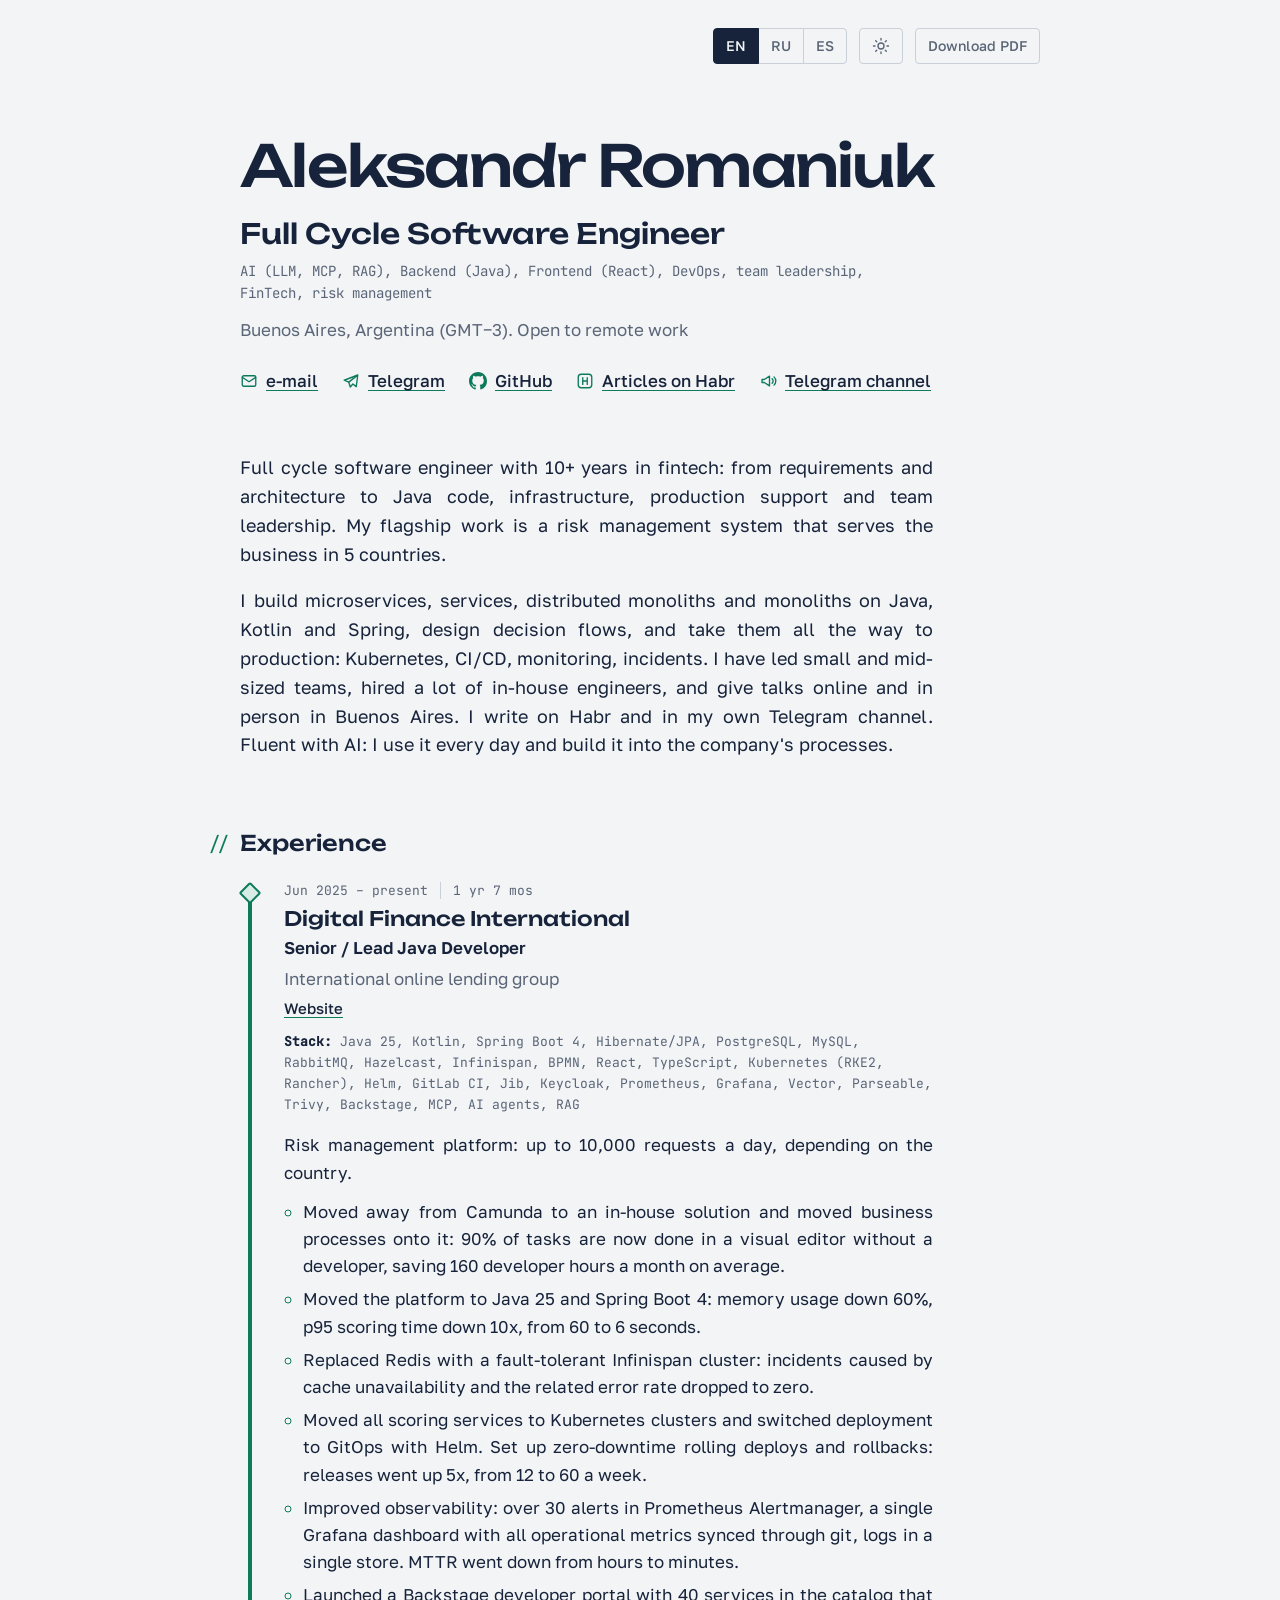
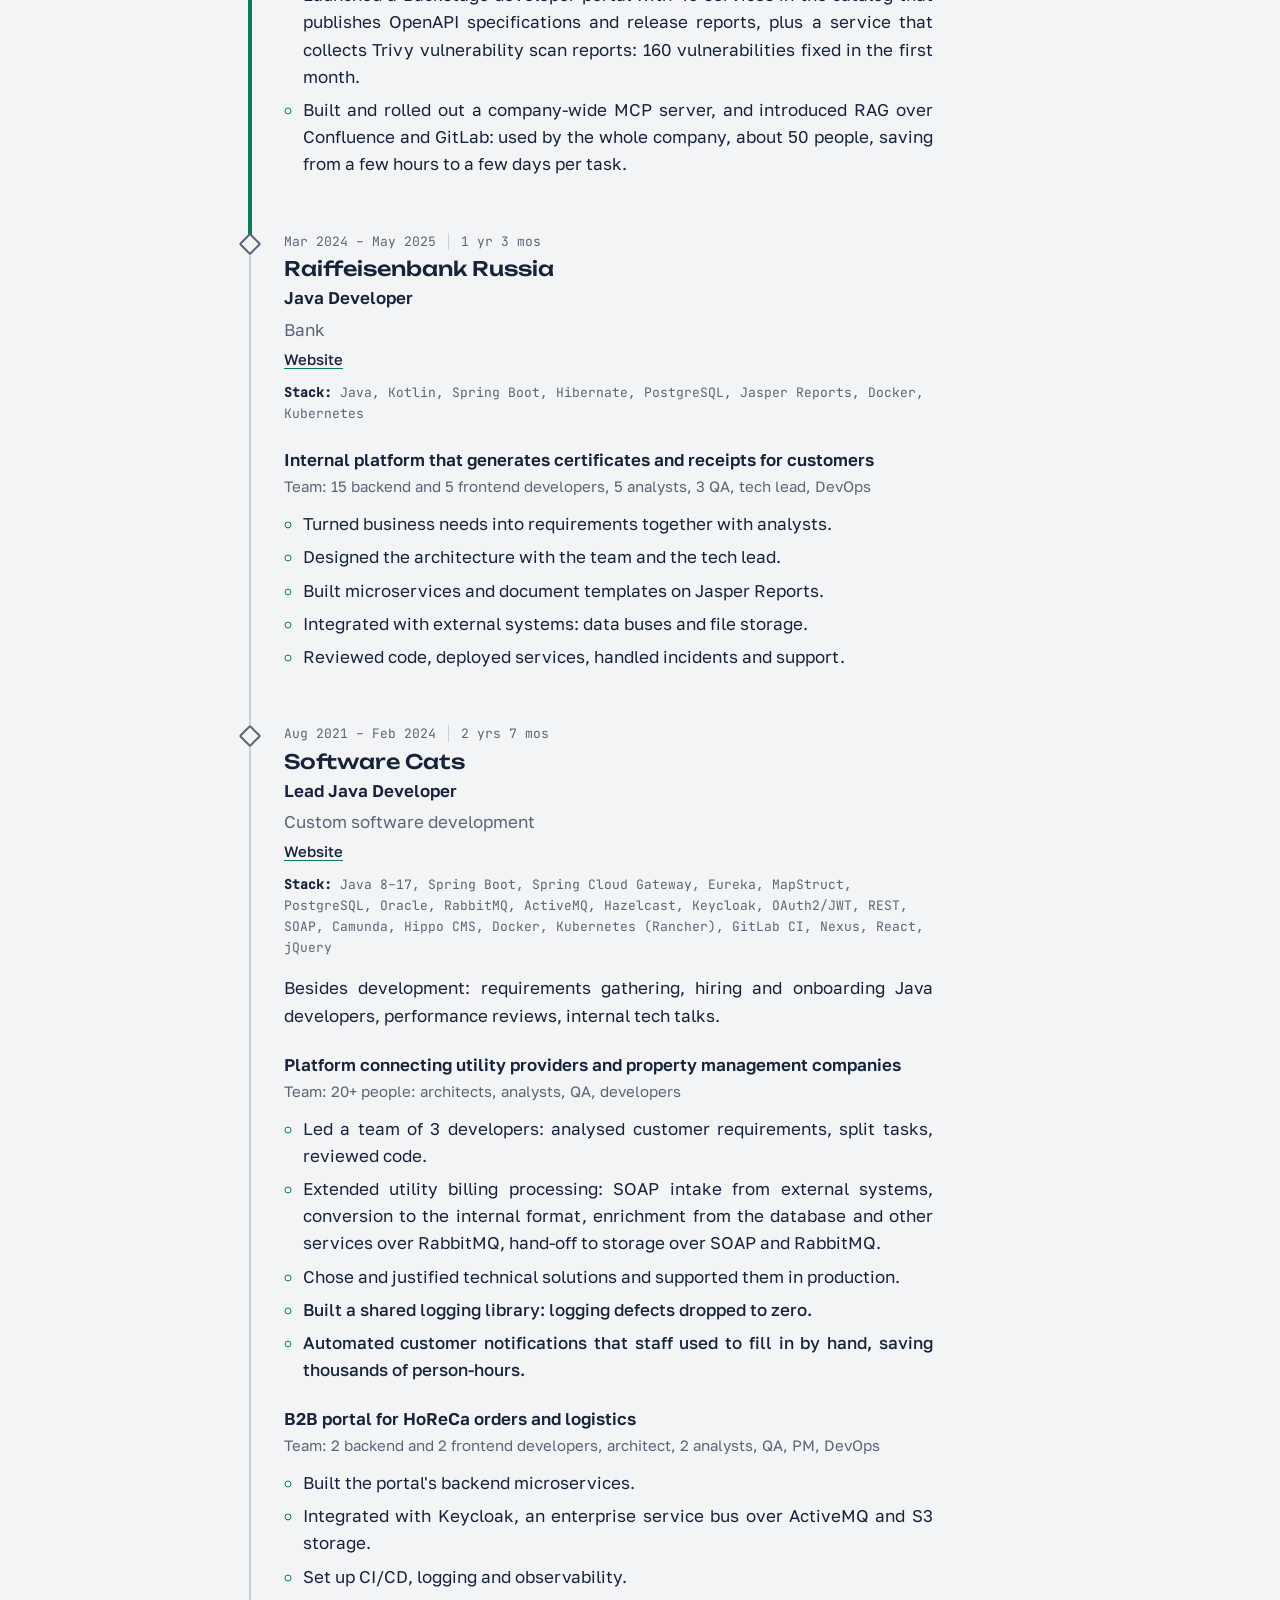
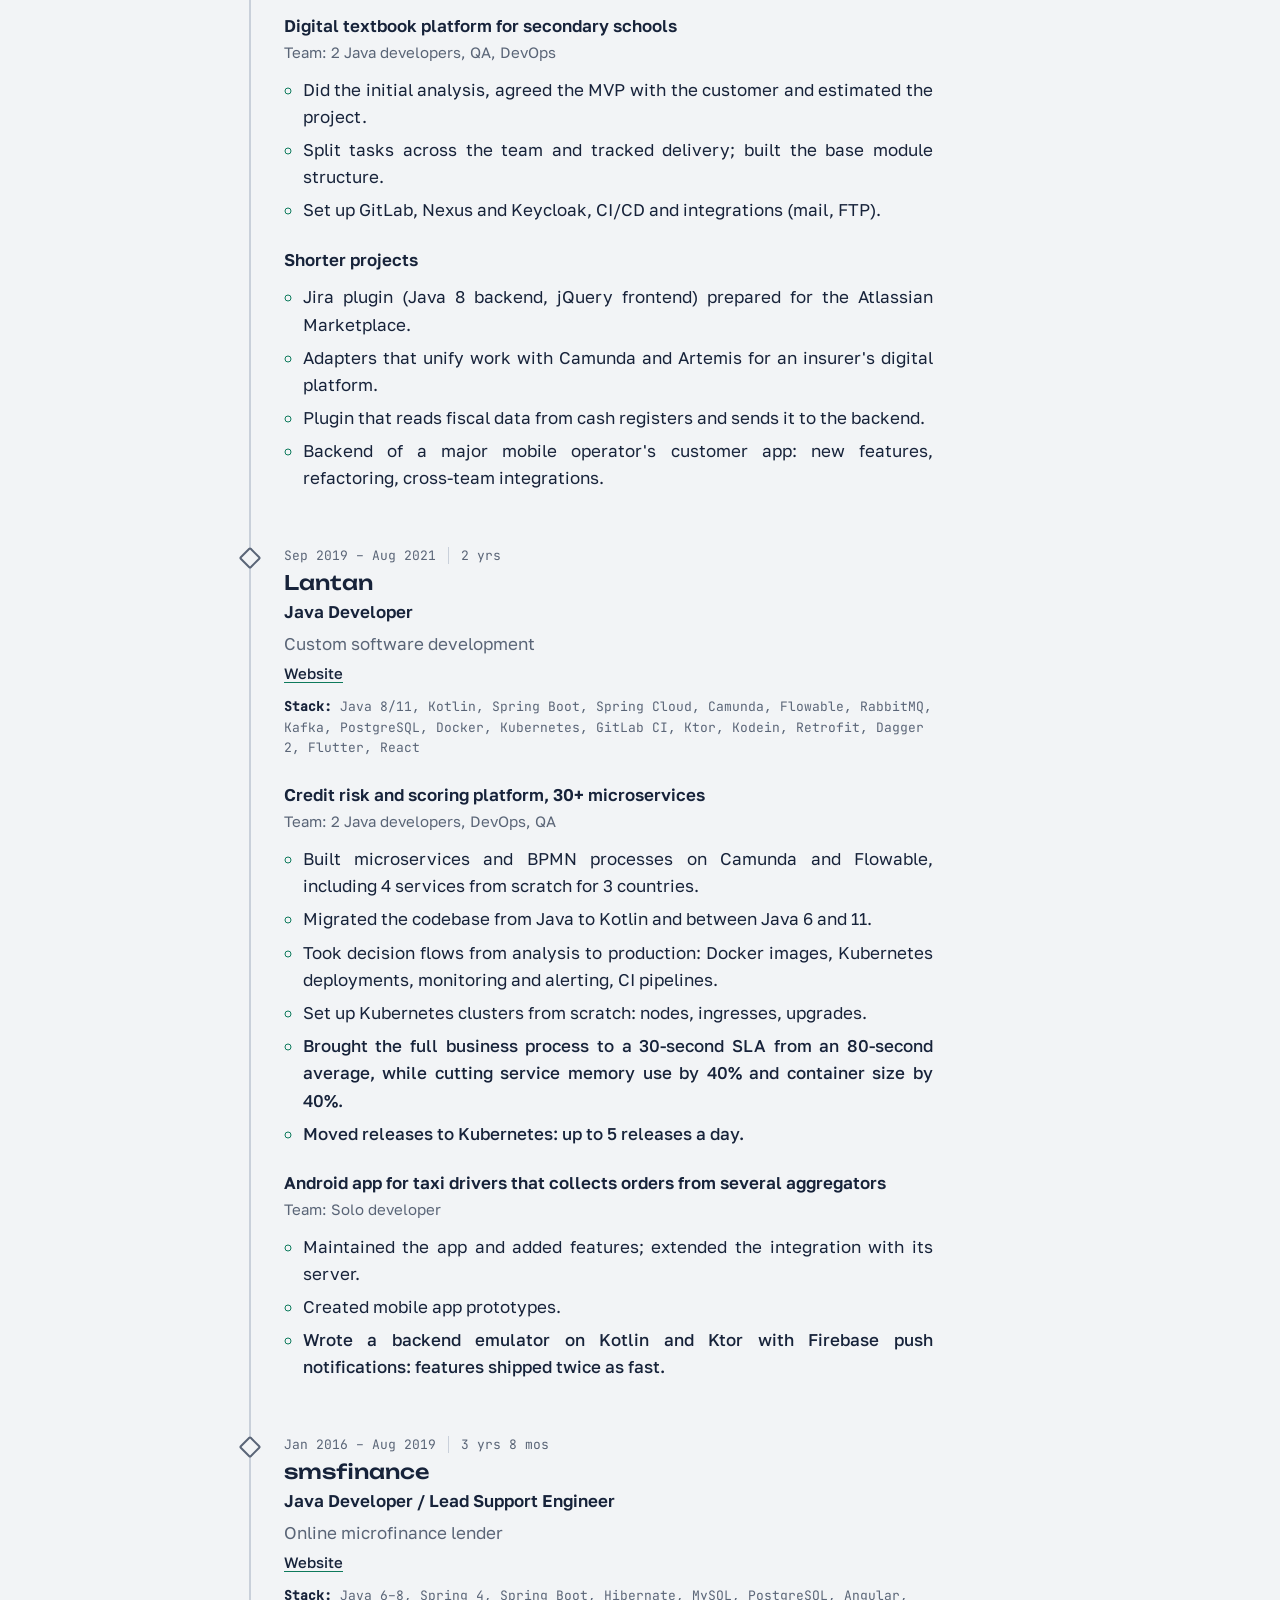
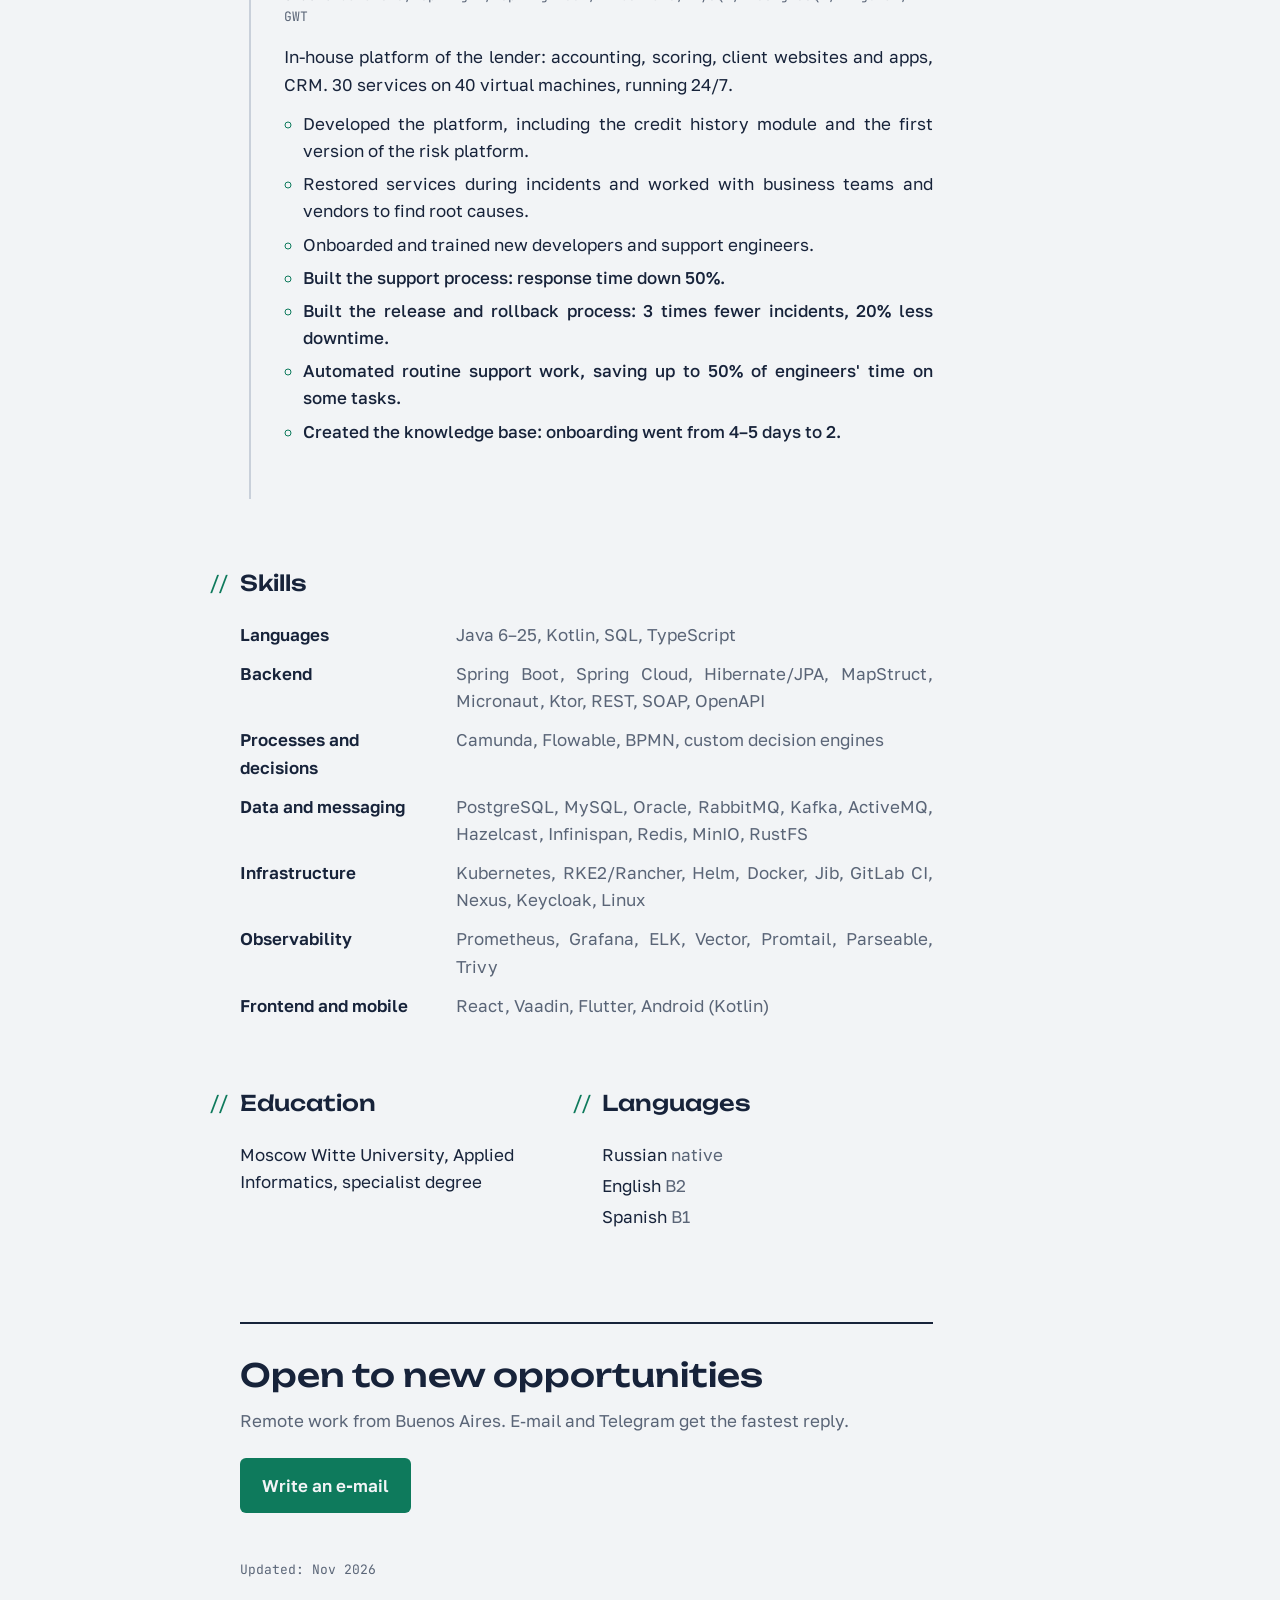
<file: index.html>
<!doctype html>
<html lang="en">
<head>
  <meta charset="utf-8">
  <meta name="viewport" content="width=device-width, initial-scale=1">
  <title>Aleksandr Romaniuk, Full Cycle Software Engineer</title>
  <meta name="description" content="Full cycle software engineer, 10+ years in fintech: Java backend, DevOps, credit risk and scoring platforms.">
  <link rel="canonical" href="https://petrovvich.github.io/">
  <link rel="alternate" hreflang="en" href="https://petrovvich.github.io/?lang=en">
  <link rel="alternate" hreflang="ru" href="https://petrovvich.github.io/?lang=ru">
  <link rel="alternate" hreflang="es" href="https://petrovvich.github.io/?lang=es">
  <link rel="alternate" hreflang="x-default" href="https://petrovvich.github.io/">

  <meta property="og:type" content="profile">
  <meta property="og:url" content="https://petrovvich.github.io/">
  <meta property="og:title" content="Aleksandr Romaniuk, Full Cycle Software Engineer">
  <meta property="og:description" content="AI (LLM, MCP, RAG), Backend (Java), Frontend (React), DevOps, team leadership, FinTech, risk management. 10+ years in fintech.">
  <meta property="og:image" content="https://petrovvich.github.io/og.png">
  <meta property="og:image:width" content="1200">
  <meta property="og:image:height" content="630">
  <meta property="og:locale" content="en_US">
  <meta property="og:locale:alternate" content="ru_RU">
  <meta property="og:locale:alternate" content="es_AR">
  <meta property="profile:first_name" content="Aleksandr">
  <meta property="profile:last_name" content="Romaniuk">
  <meta name="twitter:card" content="summary_large_image">

  <meta name="theme-color" content="#f2f4f6" media="(prefers-color-scheme: light)">
  <meta name="theme-color" content="#121a26" media="(prefers-color-scheme: dark)">
  <link rel="icon" href="favicon.svg" type="image/svg+xml">
  <link rel="apple-touch-icon" href="apple-touch-icon.png">

  <script>
    // Apply the saved theme before first paint to avoid a flash.
    try { const t = localStorage.getItem("theme"); if (t) document.documentElement.dataset.theme = t; } catch (e) {}
  </script>
  <script type="application/ld+json">
  {
    "@context": "https://schema.org",
    "@type": "Person",
    "@id": "https://petrovvich.github.io/#person",
    "name": "Aleksandr Romaniuk",
    "alternateName": "Александр Романюк",
    "jobTitle": "Full Cycle Software Engineer",
    "url": "https://petrovvich.github.io/",
    "email": "mailto:alexromantrue@gmail.com",
    "image": "https://petrovvich.github.io/og.png",
    "address": { "@type": "PostalAddress", "addressLocality": "Buenos Aires", "addressCountry": "AR" },
    "worksFor": { "@type": "Organization", "name": "Digital Finance International", "url": "https://www.4finance.com/" },
    "alumniOf": { "@type": "CollegeOrUniversity", "name": "Moscow Witte University" },
    "knowsLanguage": ["ru", "en", "es"],
    "knowsAbout": ["Java", "Kotlin", "Spring Boot", "React", "Kubernetes", "DevOps", "Risk management", "FinTech", "BPMN", "RAG", "MCP"],
    "sameAs": [
      "https://github.com/petrovvich",
      "https://habr.com/ru/users/petrovvich/",
      "https://t.me/javaminds"
    ]
  }
  </script>

  <link rel="stylesheet" href="fonts/fonts.css">
  <link rel="stylesheet" href="style.css">
</head>
<body>
  <a class="skip" href="#main" id="skip">Skip to content</a>

  <header class="top">
    <div class="controls">
      <div class="langs" role="group" aria-label="Language">
        <button type="button" data-lang="en">EN</button>
        <button type="button" data-lang="ru">RU</button>
        <button type="button" data-lang="es">ES</button>
      </div>
      <div class="actions">
        <button type="button" class="theme" id="theme">
          <svg class="icon sun" viewBox="0 0 24 24" aria-hidden="true" focusable="false"><circle cx="12" cy="12" r="4"/><path d="M12 2v2M12 20v2M4.9 4.9l1.4 1.4M17.7 17.7l1.4 1.4M2 12h2M20 12h2M4.9 19.1l1.4-1.4M17.7 6.3l1.4-1.4"/></svg>
          <svg class="icon moon" viewBox="0 0 24 24" aria-hidden="true" focusable="false"><path d="M20 14.5A8 8 0 0 1 9.5 4a8 8 0 1 0 10.5 10.5z"/></svg>
        </button>
        <a class="pdf" id="pdf" href="resume-en.pdf" download></a>
      </div>
    </div>
    <h1 class="name" id="name"></h1>
    <p class="role" id="role"></p>
    <p class="focus" id="focus"></p>
    <p class="where" id="where"></p>
    <ul class="contacts" id="contacts"></ul>
  </header>

  <main id="main" tabindex="-1">
    <section class="summary" id="summary" aria-labelledby="h-summary">
      <h2 id="h-summary" class="visually-hidden"></h2>
    </section>

    <section aria-labelledby="h-exp">
      <h2 id="h-exp"></h2>
      <ol class="timeline" id="timeline"></ol>
    </section>

    <section aria-labelledby="h-skills">
      <h2 id="h-skills"></h2>
      <dl class="skills" id="skills"></dl>
    </section>

    <section class="facts" aria-label="Education and languages">
      <div>
        <h2 id="h-edu"></h2>
        <p id="edu"></p>
      </div>
      <div>
        <h2 id="h-langs"></h2>
        <ul id="langs"></ul>
      </div>
    </section>
  </main>

  <footer class="bottom">
    <section class="cta" aria-labelledby="h-cta">
      <h2 id="h-cta"></h2>
      <p id="cta-text"></p>
      <a class="cta-button" id="cta-button" href="mailto:alexromantrue@gmail.com"></a>
    </section>
    <p class="updated" id="updated"></p>
  </footer>

  <noscript><p class="noscript">Aleksandr Romaniuk, Full Cycle Software Engineer. Email: alexromantrue@gmail.com. PDF: <a href="resume-en.pdf">resume-en.pdf</a></p></noscript>
  <script src="content.js"></script>
  <script src="app.js"></script>
</body>
</html>
</file>
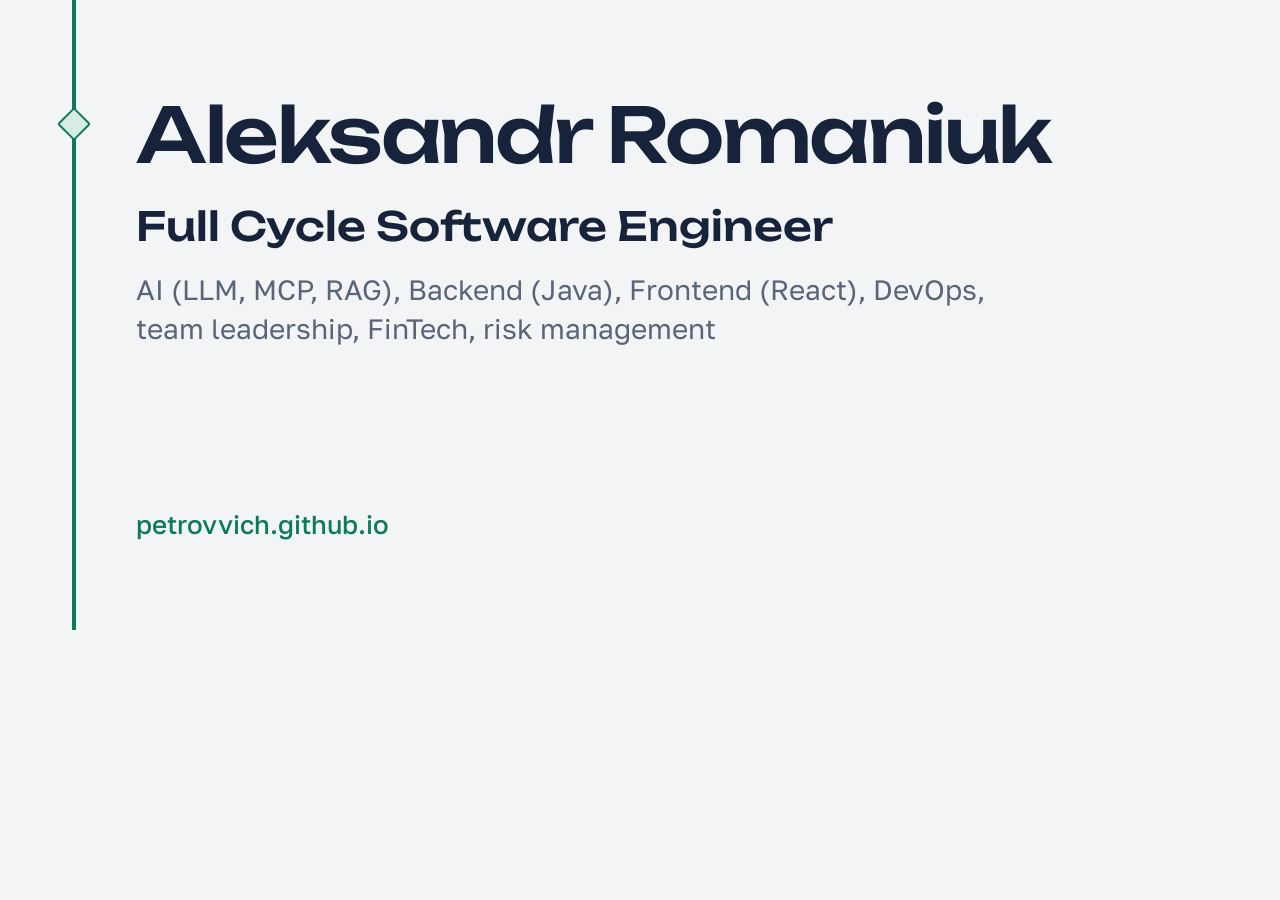
<file: tools/og.html>
<!doctype html>
<html lang="en">
<head>
<meta charset="utf-8">
<link href="../fonts/fonts.css" rel="stylesheet">
<style>
  html, body { margin: 0; width: 1200px; height: 630px; overflow: hidden; }
  body {
    background: #f2f4f6;
    color: #17233a;
    font-family: "Golos Text", sans-serif;
    position: relative;
    box-sizing: border-box;
    padding: 96px 96px 0 136px;
  }
  .rail { position: absolute; left: 72px; top: 0; bottom: 0; width: 4px; background: #0e7a5c; }
  .gateway {
    position: absolute; left: 62px; top: 112px; width: 20px; height: 20px;
    transform: rotate(45deg); background: #d6ece4; border: 2px solid #0e7a5c; border-radius: 2px;
  }
  h1 { font: 500 76px/1.02 "Unbounded", sans-serif; letter-spacing: -0.03em; margin: 0 0 28px; }
  .role { font: 500 40px/1.2 "Unbounded", sans-serif; margin: 0 0 20px; }
  .focus { font-size: 28px; color: #5a6577; margin: 0; max-width: 900px; line-height: 1.4; }
  .url { position: absolute; left: 136px; bottom: 64px; font-size: 26px; font-weight: 500; color: #0e7a5c; }
</style>
</head>
<body>
  <div class="rail"></div>
  <div class="gateway"></div>
  <h1>Aleksandr Romaniuk</h1>
  <p class="role">Full Cycle Software Engineer</p>
  <p class="focus">AI (LLM, MCP, RAG), Backend (Java), Frontend (React), DevOps, team leadership, FinTech, risk management</p>
  <p class="url">petrovvich.github.io</p>
</body>
</html>
</file>
<file: fonts/fonts.css>
/* Self-hosted Golos Text, Unbounded and JetBrains Mono (SIL Open Font License), from Google Fonts. */

/* cyrillic */
@font-face {
  font-family: 'Golos Text';
  font-style: normal;
  font-weight: 400;
  font-display: swap;
  src: url(golos-text-cyrillic-0.woff2) format('woff2');
  unicode-range: U+0301, U+0400-045F, U+0490-0491, U+04B0-04B1, U+2116;
}

/* latin-ext */
@font-face {
  font-family: 'Golos Text';
  font-style: normal;
  font-weight: 400;
  font-display: swap;
  src: url(golos-text-latin-ext-1.woff2) format('woff2');
  unicode-range: U+0100-02BA, U+02BD-02C5, U+02C7-02CC, U+02CE-02D7, U+02DD-02FF, U+0304, U+0308, U+0329, U+1D00-1DBF, U+1E00-1E9F, U+1EF2-1EFF, U+2020, U+20A0-20AB, U+20AD-20C4, U+2113, U+2C60-2C7F, U+A720-A7FF;
}

/* latin */
@font-face {
  font-family: 'Golos Text';
  font-style: normal;
  font-weight: 400;
  font-display: swap;
  src: url(golos-text-latin-2.woff2) format('woff2');
  unicode-range: U+0000-00FF, U+0131, U+0152-0153, U+02BB-02BC, U+02C6, U+02DA, U+02DC, U+0304, U+0308, U+0329, U+2000-206F, U+20AC, U+2122, U+2191, U+2193, U+2212, U+2215, U+FEFF, U+FFFD;
}

/* cyrillic */
@font-face {
  font-family: 'Golos Text';
  font-style: normal;
  font-weight: 500;
  font-display: swap;
  src: url(golos-text-cyrillic-0.woff2) format('woff2');
  unicode-range: U+0301, U+0400-045F, U+0490-0491, U+04B0-04B1, U+2116;
}

/* latin-ext */
@font-face {
  font-family: 'Golos Text';
  font-style: normal;
  font-weight: 500;
  font-display: swap;
  src: url(golos-text-latin-ext-1.woff2) format('woff2');
  unicode-range: U+0100-02BA, U+02BD-02C5, U+02C7-02CC, U+02CE-02D7, U+02DD-02FF, U+0304, U+0308, U+0329, U+1D00-1DBF, U+1E00-1E9F, U+1EF2-1EFF, U+2020, U+20A0-20AB, U+20AD-20C4, U+2113, U+2C60-2C7F, U+A720-A7FF;
}

/* latin */
@font-face {
  font-family: 'Golos Text';
  font-style: normal;
  font-weight: 500;
  font-display: swap;
  src: url(golos-text-latin-2.woff2) format('woff2');
  unicode-range: U+0000-00FF, U+0131, U+0152-0153, U+02BB-02BC, U+02C6, U+02DA, U+02DC, U+0304, U+0308, U+0329, U+2000-206F, U+20AC, U+2122, U+2191, U+2193, U+2212, U+2215, U+FEFF, U+FFFD;
}

/* cyrillic */
@font-face {
  font-family: 'Golos Text';
  font-style: normal;
  font-weight: 600;
  font-display: swap;
  src: url(golos-text-cyrillic-0.woff2) format('woff2');
  unicode-range: U+0301, U+0400-045F, U+0490-0491, U+04B0-04B1, U+2116;
}

/* latin-ext */
@font-face {
  font-family: 'Golos Text';
  font-style: normal;
  font-weight: 600;
  font-display: swap;
  src: url(golos-text-latin-ext-1.woff2) format('woff2');
  unicode-range: U+0100-02BA, U+02BD-02C5, U+02C7-02CC, U+02CE-02D7, U+02DD-02FF, U+0304, U+0308, U+0329, U+1D00-1DBF, U+1E00-1E9F, U+1EF2-1EFF, U+2020, U+20A0-20AB, U+20AD-20C4, U+2113, U+2C60-2C7F, U+A720-A7FF;
}

/* latin */
@font-face {
  font-family: 'Golos Text';
  font-style: normal;
  font-weight: 600;
  font-display: swap;
  src: url(golos-text-latin-2.woff2) format('woff2');
  unicode-range: U+0000-00FF, U+0131, U+0152-0153, U+02BB-02BC, U+02C6, U+02DA, U+02DC, U+0304, U+0308, U+0329, U+2000-206F, U+20AC, U+2122, U+2191, U+2193, U+2212, U+2215, U+FEFF, U+FFFD;
}

/* cyrillic */
@font-face {
  font-family: 'Unbounded';
  font-style: normal;
  font-weight: 400;
  font-display: swap;
  src: url(unbounded-cyrillic-3.woff2) format('woff2');
  unicode-range: U+0301, U+0400-045F, U+0490-0491, U+04B0-04B1, U+2116;
}

/* latin-ext */
@font-face {
  font-family: 'Unbounded';
  font-style: normal;
  font-weight: 400;
  font-display: swap;
  src: url(unbounded-latin-ext-4.woff2) format('woff2');
  unicode-range: U+0100-02BA, U+02BD-02C5, U+02C7-02CC, U+02CE-02D7, U+02DD-02FF, U+0304, U+0308, U+0329, U+1D00-1DBF, U+1E00-1E9F, U+1EF2-1EFF, U+2020, U+20A0-20AB, U+20AD-20C4, U+2113, U+2C60-2C7F, U+A720-A7FF;
}

/* latin */
@font-face {
  font-family: 'Unbounded';
  font-style: normal;
  font-weight: 400;
  font-display: swap;
  src: url(unbounded-latin-5.woff2) format('woff2');
  unicode-range: U+0000-00FF, U+0131, U+0152-0153, U+02BB-02BC, U+02C6, U+02DA, U+02DC, U+0304, U+0308, U+0329, U+2000-206F, U+20AC, U+2122, U+2191, U+2193, U+2212, U+2215, U+FEFF, U+FFFD;
}

/* cyrillic */
@font-face {
  font-family: 'Unbounded';
  font-style: normal;
  font-weight: 500;
  font-display: swap;
  src: url(unbounded-cyrillic-3.woff2) format('woff2');
  unicode-range: U+0301, U+0400-045F, U+0490-0491, U+04B0-04B1, U+2116;
}

/* latin-ext */
@font-face {
  font-family: 'Unbounded';
  font-style: normal;
  font-weight: 500;
  font-display: swap;
  src: url(unbounded-latin-ext-4.woff2) format('woff2');
  unicode-range: U+0100-02BA, U+02BD-02C5, U+02C7-02CC, U+02CE-02D7, U+02DD-02FF, U+0304, U+0308, U+0329, U+1D00-1DBF, U+1E00-1E9F, U+1EF2-1EFF, U+2020, U+20A0-20AB, U+20AD-20C4, U+2113, U+2C60-2C7F, U+A720-A7FF;
}

/* latin */
@font-face {
  font-family: 'Unbounded';
  font-style: normal;
  font-weight: 500;
  font-display: swap;
  src: url(unbounded-latin-5.woff2) format('woff2');
  unicode-range: U+0000-00FF, U+0131, U+0152-0153, U+02BB-02BC, U+02C6, U+02DA, U+02DC, U+0304, U+0308, U+0329, U+2000-206F, U+20AC, U+2122, U+2191, U+2193, U+2212, U+2215, U+FEFF, U+FFFD;
}

/* cyrillic */
@font-face {
  font-family: 'Unbounded';
  font-style: normal;
  font-weight: 600;
  font-display: swap;
  src: url(unbounded-cyrillic-3.woff2) format('woff2');
  unicode-range: U+0301, U+0400-045F, U+0490-0491, U+04B0-04B1, U+2116;
}

/* latin-ext */
@font-face {
  font-family: 'Unbounded';
  font-style: normal;
  font-weight: 600;
  font-display: swap;
  src: url(unbounded-latin-ext-4.woff2) format('woff2');
  unicode-range: U+0100-02BA, U+02BD-02C5, U+02C7-02CC, U+02CE-02D7, U+02DD-02FF, U+0304, U+0308, U+0329, U+1D00-1DBF, U+1E00-1E9F, U+1EF2-1EFF, U+2020, U+20A0-20AB, U+20AD-20C4, U+2113, U+2C60-2C7F, U+A720-A7FF;
}

/* latin */
@font-face {
  font-family: 'Unbounded';
  font-style: normal;
  font-weight: 600;
  font-display: swap;
  src: url(unbounded-latin-5.woff2) format('woff2');
  unicode-range: U+0000-00FF, U+0131, U+0152-0153, U+02BB-02BC, U+02C6, U+02DA, U+02DC, U+0304, U+0308, U+0329, U+2000-206F, U+20AC, U+2122, U+2191, U+2193, U+2212, U+2215, U+FEFF, U+FFFD;
}

/* cyrillic */
@font-face {
  font-family: 'JetBrains Mono';
  font-style: normal;
  font-weight: 400;
  font-display: swap;
  src: url(jetbrains-mono-cyrillic-0.woff2) format('woff2');
  unicode-range: U+0301, U+0400-045F, U+0490-0491, U+04B0-04B1, U+2116;
}

/* latin-ext */
@font-face {
  font-family: 'JetBrains Mono';
  font-style: normal;
  font-weight: 400;
  font-display: swap;
  src: url(jetbrains-mono-latin-ext-1.woff2) format('woff2');
  unicode-range: U+0100-02BA, U+02BD-02C5, U+02C7-02CC, U+02CE-02D7, U+02DD-02FF, U+0304, U+0308, U+0329, U+1D00-1DBF, U+1E00-1E9F, U+1EF2-1EFF, U+2020, U+20A0-20AB, U+20AD-20C4, U+2113, U+2C60-2C7F, U+A720-A7FF;
}

/* latin */
@font-face {
  font-family: 'JetBrains Mono';
  font-style: normal;
  font-weight: 400;
  font-display: swap;
  src: url(jetbrains-mono-latin-2.woff2) format('woff2');
  unicode-range: U+0000-00FF, U+0131, U+0152-0153, U+02BB-02BC, U+02C6, U+02DA, U+02DC, U+0304, U+0308, U+0329, U+2000-206F, U+20AC, U+2122, U+2191, U+2193, U+2212, U+2215, U+FEFF, U+FFFD;
}

/* cyrillic */
@font-face {
  font-family: 'JetBrains Mono';
  font-style: normal;
  font-weight: 500;
  font-display: swap;
  src: url(jetbrains-mono-cyrillic-0.woff2) format('woff2');
  unicode-range: U+0301, U+0400-045F, U+0490-0491, U+04B0-04B1, U+2116;
}

/* latin-ext */
@font-face {
  font-family: 'JetBrains Mono';
  font-style: normal;
  font-weight: 500;
  font-display: swap;
  src: url(jetbrains-mono-latin-ext-1.woff2) format('woff2');
  unicode-range: U+0100-02BA, U+02BD-02C5, U+02C7-02CC, U+02CE-02D7, U+02DD-02FF, U+0304, U+0308, U+0329, U+1D00-1DBF, U+1E00-1E9F, U+1EF2-1EFF, U+2020, U+20A0-20AB, U+20AD-20C4, U+2113, U+2C60-2C7F, U+A720-A7FF;
}

/* latin */
@font-face {
  font-family: 'JetBrains Mono';
  font-style: normal;
  font-weight: 500;
  font-display: swap;
  src: url(jetbrains-mono-latin-2.woff2) format('woff2');
  unicode-range: U+0000-00FF, U+0131, U+0152-0153, U+02BB-02BC, U+02C6, U+02DA, U+02DC, U+0304, U+0308, U+0329, U+2000-206F, U+20AC, U+2122, U+2191, U+2193, U+2212, U+2215, U+FEFF, U+FFFD;
}
</file>
<file: style.css>
:root {
  --paper: #f2f4f6;
  --ink: #17233a;
  --muted: #5a6577;
  --line: #c9d0da;
  --accent: #0e7a5c;
  --accent-soft: #d6ece4;
  --rail: 2px;
  --display: "Unbounded", system-ui, sans-serif;
  --text: "Golos Text", system-ui, sans-serif;
  --mono: "JetBrains Mono", ui-monospace, monospace;
  color-scheme: light;
}

@media (prefers-color-scheme: dark) {
  :root:not([data-theme="light"]) {
    --paper: #121a26;
    --ink: #e4e9f0;
    --muted: #97a3b5;
    --line: #2e3a4c;
    --accent: #45c79c;
    --accent-soft: #173a31;
    color-scheme: dark;
  }
}

:root[data-theme="dark"] {
  --paper: #121a26;
  --ink: #e4e9f0;
  --muted: #97a3b5;
  --line: #2e3a4c;
  --accent: #45c79c;
  --accent-soft: #173a31;
  color-scheme: dark;
}

* { box-sizing: border-box; }

html { -webkit-text-size-adjust: 100%; }

body {
  margin: 0;
  background: var(--paper);
  color: var(--ink);
  font: 400 1.0625rem/1.6 var(--text);
  padding: 0 16px 96px;
}

.top, main, .bottom {
  max-width: 50rem;
  margin: 0 auto;
}

a { color: inherit; text-decoration-color: var(--accent); text-underline-offset: 3px; }
a:hover { color: var(--accent); }

:focus-visible { outline: 2px solid var(--accent); outline-offset: 3px; border-radius: 2px; }

.visually-hidden {
  position: absolute; width: 1px; height: 1px; overflow: hidden;
  clip: rect(0 0 0 0); white-space: nowrap;
}

/* Header */

.top { padding: 28px 0 56px; }

.controls {
  display: flex;
  justify-content: flex-end;
  gap: 12px;
  margin-bottom: 72px;
}

.controls button, .controls .pdf {
  font: 500 0.875rem/1 var(--text);
  color: var(--muted);
  background: none;
  border: 1px solid var(--line);
  border-radius: 4px;
  padding: 8px 12px;
  cursor: pointer;
}

.controls button:hover, .controls .pdf:hover { color: var(--ink); border-color: var(--muted); }

.controls .pdf { text-decoration: none; display: inline-flex; align-items: center; }

.actions { display: flex; gap: 12px; }

.theme { display: inline-flex; align-items: center; }
.theme .icon { stroke: currentColor; }
.theme .moon { display: none; }
:root[data-theme="dark"] .theme .sun { display: none; }
:root[data-theme="dark"] .theme .moon { display: block; }
@media (prefers-color-scheme: dark) {
  :root:not([data-theme="light"]) .theme .sun { display: none; }
  :root:not([data-theme="light"]) .theme .moon { display: block; }
}

.skip {
  position: absolute;
  left: 16px;
  top: -48px;
  background: var(--ink);
  color: var(--paper);
  padding: 8px 12px;
  border-radius: 4px;
  z-index: 10;
}
.skip:focus { top: 12px; }

main:focus { outline: none; }

.langs { display: flex; }
.langs button { border-radius: 0; margin-left: -1px; }
.langs button:first-child { border-radius: 4px 0 0 4px; margin-left: 0; }
.langs button:last-child { border-radius: 0 4px 4px 0; }
.langs button[aria-pressed="true"] {
  color: var(--paper);
  background: var(--ink);
  border-color: var(--ink);
  position: relative;
}

.name {
  width: fit-content;
  font: 500 clamp(1.6rem, 6.8vw, 3.6rem)/1.05 var(--display);
  letter-spacing: -0.03em;
  margin: 0 0 20px;
  hyphens: manual;
}

.role {
  font: 500 clamp(1.35rem, 3vw, 1.75rem)/1.3 var(--display);
  margin: 0 0 8px;
  max-width: 36rem;
}

.focus {
  font: 400 0.875rem/1.55 var(--mono);
  color: var(--muted);
  margin: 0 0 12px;
  max-width: var(--name-width, none);
}

.where { color: var(--muted); margin: 0 0 24px; }

.contacts {
  list-style: none;
  padding: 0;
  margin: 0;
  display: flex;
  flex-wrap: wrap;
  gap: 8px 24px;
}

.contacts a {
  font-weight: 500;
  display: inline-flex;
  align-items: center;
  gap: 8px;
  text-decoration: none;
}

.contacts a span {
  text-decoration: underline;
  text-decoration-color: var(--accent);
  text-underline-offset: 3px;
}

.icon {
  width: 18px;
  height: 18px;
  flex: none;
  fill: none;
  stroke: var(--accent);
  stroke-width: 1.8;
  stroke-linecap: round;
  stroke-linejoin: round;
}

.icon .fill { fill: var(--accent); stroke: none; }

/* Sections */

main > section { margin-top: 72px; max-width: var(--name-width, 42rem); }

.summary p, .job .intro, .job li, .skills dd, .cta p { text-align: justify; hyphens: auto; }

h2 {
  font: 500 1.35rem/1.2 var(--display);
  margin: 0 0 24px;
}

/* Section headings read like Java line comments; the slashes hang in the margin so the words stay on the column edge. */
main h2 { position: relative; }
main h2::before {
  content: "//";
  position: absolute;
  right: 100%;
  margin-right: 0.45em;
  font: 400 0.9em/1.35 var(--mono);
  color: var(--accent);
}

.summary { margin-top: 0; }
.summary p { margin: 0 0 1em; font-size: 1.125rem; }

.legend {
  display: flex;
  align-items: center;
  gap: 12px;
  color: var(--muted);
  font-size: 0.9375rem;
  margin: -12px 0 32px;
}

.swatch {
  width: 28px;
  height: 4px;
  border-radius: 2px;
  background: var(--accent);
  flex: none;
}

/* Timeline: the rail is drawn per job, so each segment can carry its own colour */

.timeline {
  list-style: none;
  padding: 0;
  margin: 0;
}

.job {
  position: relative;
  padding: 0 0 48px 44px;
}

.job::before {
  content: "";
  position: absolute;
  left: 9px;
  top: 10px;
  bottom: -10px;
  width: var(--rail);
  background: var(--line);
}

.job:last-child::before { bottom: 0; }

.job.thread::before { background: var(--accent); width: 4px; left: 8px; }

.gateway {
  position: absolute;
  left: 2px;
  top: 4px;
  width: 16px;
  height: 16px;
  transform: rotate(45deg);
  background: var(--paper);
  border: 2px solid var(--muted);
  border-radius: 2px;
  z-index: 1;
}

.job.thread .gateway { border-color: var(--accent); background: var(--accent-soft); }

.period {
  color: var(--muted);
  font-size: 0.9375rem;
  margin: 0 0 4px;
  font-variant-numeric: tabular-nums;
}

.period { font-family: var(--mono); font-size: 0.8125rem; }

.duration { margin-left: 12px; padding-left: 12px; border-left: 1px solid var(--line); }

/* Footer: the closing call to action */

.bottom { padding-top: 88px; }

.cta {
  max-width: var(--name-width, 42rem);
  border-top: 2px solid var(--ink);
  padding-top: 32px;
}

.cta h2 { font-size: clamp(1.5rem, 3.4vw, 2rem); margin-bottom: 12px; }
.cta p { margin: 0 0 24px; color: var(--muted); }

.cta-button {
  display: inline-block;
  font-weight: 600;
  color: var(--paper);
  background: var(--accent);
  padding: 14px 22px;
  border-radius: 6px;
  text-decoration: none;
}
.cta-button:hover { color: var(--paper); filter: brightness(1.1); }

.updated { color: var(--muted); font: 400 0.8125rem var(--mono); margin: 48px 0 0; }

.job h3 {
  font: 500 1.25rem/1.3 var(--display);
  margin: 0;
}

.job .title { font-weight: 600; margin: 2px 0 0; }

.job .about { color: var(--muted); margin: 4px 0 0; }

.job .intro { margin: 16px 0 0; }

.job ul {
  margin: 12px 0 0;
  padding-left: 1.1em;
}

.job li { margin: 6px 0; }
.job li::marker { color: var(--accent); }

.project { margin-top: 24px; }

.project h4 {
  font: 600 1.0625rem/1.4 var(--text);
  margin: 0;
}

.project .team { color: var(--muted); font-size: 0.9375rem; margin: 2px 0 0; }

.site-line { margin: 4px 0 0; font-size: 0.9375rem; }
.site { font-weight: 500; }
.site.placeholder { color: var(--muted); text-decoration-style: dashed; }

.stack {
  margin: 12px 0 0;
  font: 400 0.8125rem/1.6 var(--mono);
  color: var(--muted);
}

.stack b { color: var(--ink); font-weight: 600; }

.result { font-weight: 500; }

/* Skills */

.skills {
  display: grid;
  grid-template-columns: minmax(9rem, 12rem) 1fr;
  gap: 12px 24px;
  margin: 0;
}

.skills dt { font-weight: 600; }
.skills dd { margin: 0; color: var(--muted); }

/* Education and languages */

.facts {
  display: grid;
  grid-template-columns: 1fr 1fr;
  gap: 32px;
}

.facts p, .facts ul { margin: 0; }
.facts ul { list-style: none; padding: 0; }
.facts li { margin-bottom: 4px; }
.facts li span { color: var(--muted); }

.noscript { max-width: 50rem; margin: 40px auto; }

@media (max-width: 600px) {
  body { font-size: 1rem; }
  .summary p, .job .intro, .job li, .skills dd, .cta p { text-align: left; }
  main h2::before { position: static; margin-right: 0.4em; }
  .controls { margin-bottom: 48px; justify-content: space-between; }
  .job { padding-left: 36px; }
  .skills { grid-template-columns: 1fr; gap: 4px; }
  .skills dd { margin-bottom: 12px; }
  .facts { grid-template-columns: 1fr; }
}

@media print {
  :root, :root[data-theme="dark"] {
    --paper: #fff; --ink: #000; --muted: #444; --line: #bbb; --accent: #0e7a5c; --accent-soft: #e3f1ec;
  }
  @page { margin: 10mm 12mm; }
  body { font-size: 9pt; line-height: 1.4; padding: 0; background: #fff; }
  .controls, .skip, .cta, .site-line { display: none; }
  .top, main, .bottom, main > section { max-width: none; }
  .bottom { padding-top: 6px; }
  .updated { margin: 0; font-size: 7.5pt; }
  .top { padding: 0 0 10px; }
  .name { font-size: 22pt; margin-bottom: 4px; }
  .role { font-size: 12pt; margin-bottom: 2px; }
  .focus { font-size: 9.5pt; margin-bottom: 2px; }
  .where { margin-bottom: 6px; }
  .contacts { gap: 2px 16px; }
  .contacts a { text-decoration: none; gap: 5px; }
  .contacts .icon { width: 12px; height: 12px; }
  .contacts a[title] span { display: none; }
  .contacts a[title]::after { content: attr(title); }
  main > section { margin-top: 10px; }
  h2 { font-size: 12pt; margin-bottom: 6px; }
  .summary p { font-size: 9.5pt; margin-bottom: 0.5em; }
  .job { padding: 0 0 10px 28px; break-inside: avoid; }
  .gateway { width: 11px; height: 11px; top: 3px; left: 3px; }
  .job::before { left: 8px; top: 8px; }
  .job.thread::before { left: 7px; }
  .period { font-size: 8pt; margin: 0; }
  .job h3 { font-size: 11pt; }
  .job .title { margin: 0; }
  .job .about { margin: 0; font-size: 8.5pt; }
  .stack { margin: 3px 0 0; font-size: 7.5pt; line-height: 1.45; }
  .job .intro { margin: 4px 0 0; }
  .job ul { margin: 3px 0 0; }
  .job li { margin: 1px 0; }
  .project { margin-top: 6px; break-inside: avoid; }
  .project h4 { font-size: 9.5pt; }
  .project .team { font-size: 8pt; margin: 0; }
  .job h3, .job .title, .period { break-after: avoid; }
  .skills { grid-template-columns: 11rem 1fr; gap: 2px 16px; }
  .facts { gap: 16px; break-inside: avoid; }
  * { -webkit-print-color-adjust: exact; print-color-adjust: exact; }
}
</file>
